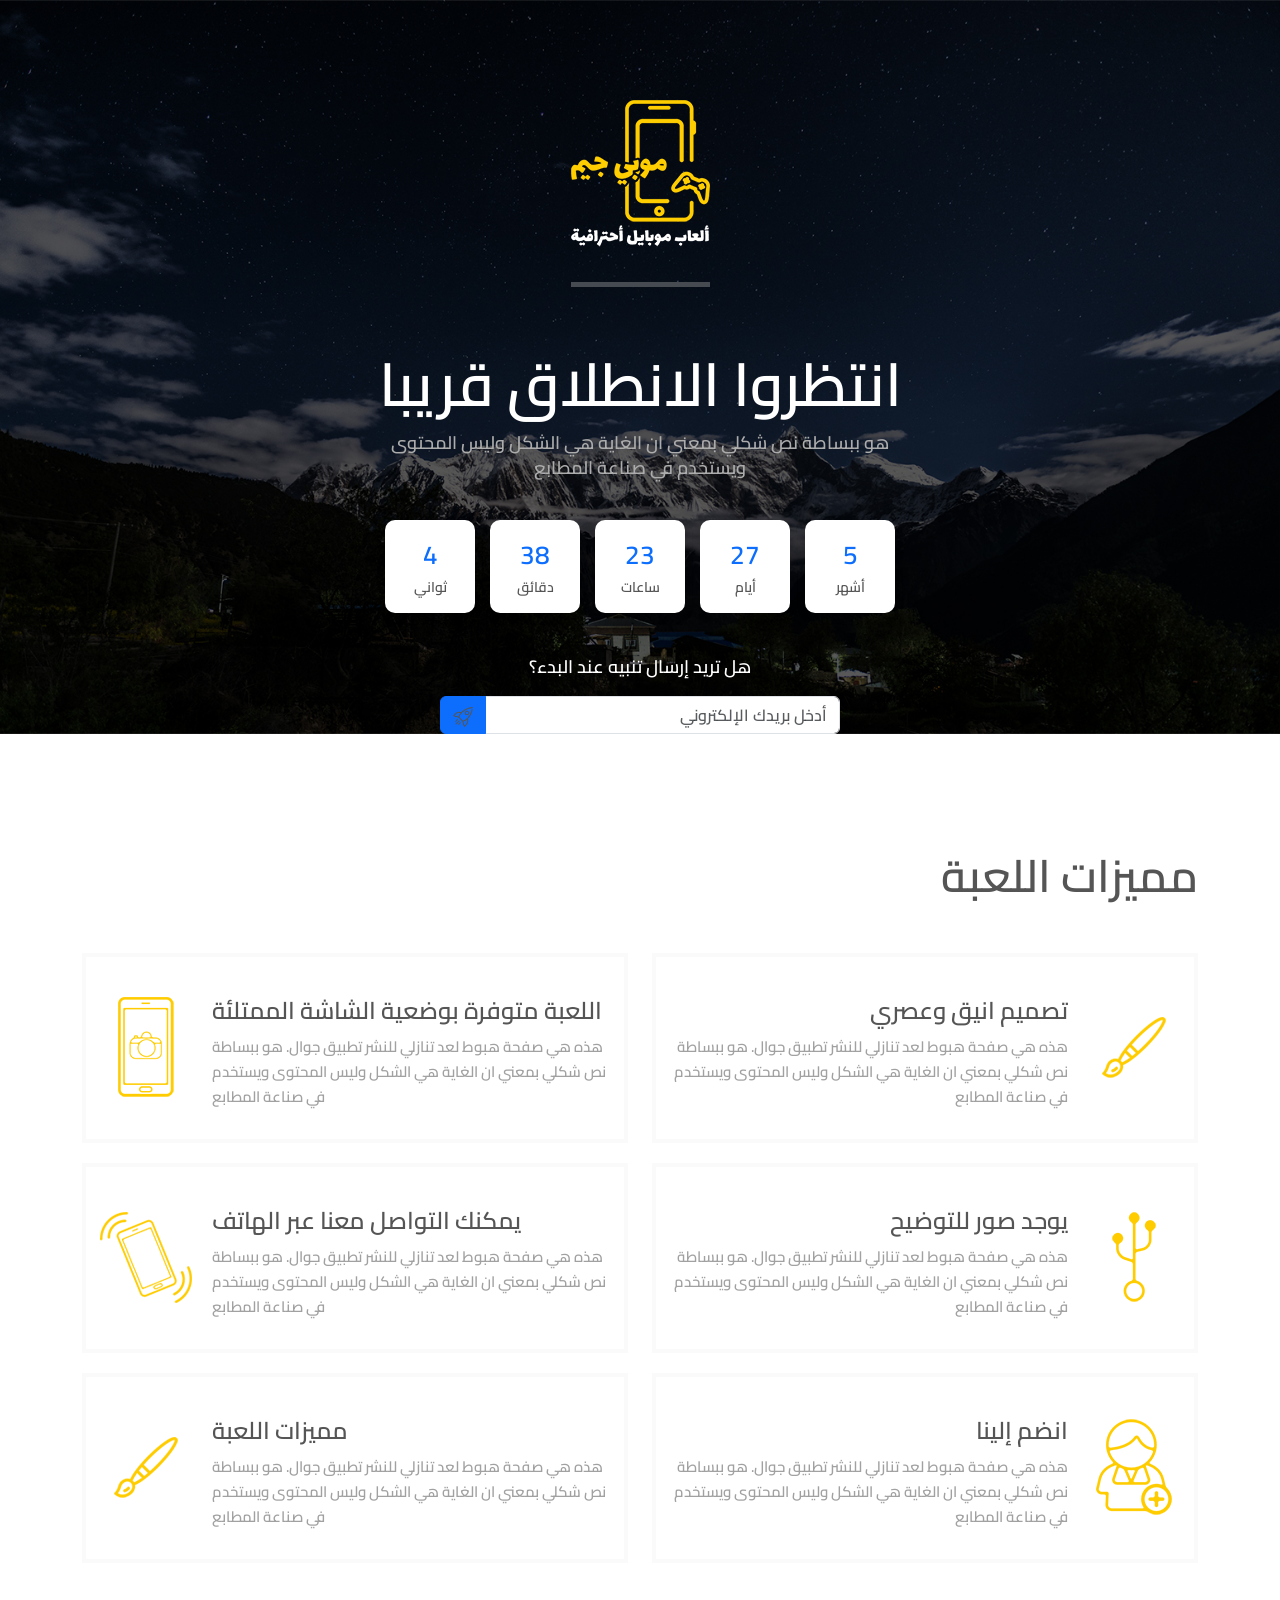
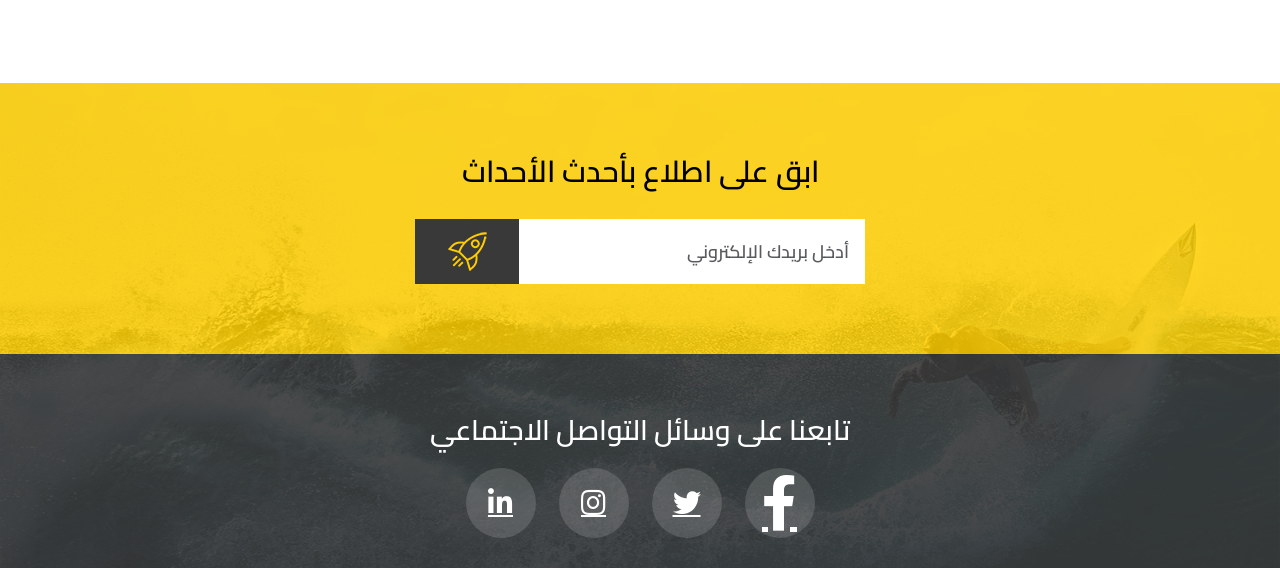
<file: comming soon/indwx.html>
<!DOCTYPE html>
<html lang="ar">
<head>
    <meta charset="UTF-8">
    <meta name="viewport" content="width=device-width, initial-scale=1.0">
    <meta name="description" content="هذه هي صفحة هبوط لعد تنازلي للنشر تطبيق جوال">
    <link rel="stylesheet" href="asset/bootstrap/css/bootstrap.rtl.min.css">
    <link rel="stylesheet" href="asset/fontawsome/CSS/all.min.css">
    <link rel="stylesheet" href="css/style.css">
    <title>الانطلاق قريبا</title>
</head>

<body>
    <header class="text-center">
      <div class="brand">
        <div class="logo">
            <img src="images/logo1.png" alt="logo">
            <div class="slogo">
                <img src="images/logo2.png" alt="slogo">

            </div>
        </div>
      </div>
      <div class="heading-page">
        <h1>انتظروا الانطلاق قريبا</h1>
        <p>هو ببساطة نص شكلي بمعني ان الغاية هي الشكل وليس المحتوى ويستخدم في صناعة المطابع </p>
      </div>
      <!-- <div class="count-down">
        <div class="counter">
            <span class="count-amount" id="months"></span>
            <span class="count-period">أشهر</span>

       
      </div>
      <div class="counter">
           <span class="count-amount" id="days"></span>
           <span class="count-period">أيام</span>
      </div>
      <div class="counter">
           <span class="count-amount" id="hours"></span>
           <span class="count-period">ساعات</span>

      </div>
      <div class="counter">
           <span class="count-amount" id="minutes"></span>
           <span class="count-period">دقائق</span>

      </div>
      <div class="counter">
           <span class="count-amount" id="seconds"></span>
           <span class="count-period">ثواني</span>

    

      </div>
      <div class="send-notification">
        <p>هل تريد ارسال تنبيه عند البدء؟</p>

        <form class="needs-validation" novalidate>

          <div class="input-group">
            <input type="email" class="form-control" placeholder="ادخل بريدك الالكتروني" required>
            <button type="submit" class="btn"><img src="images/send1.png" alt=""></button>
             <div class="invalid-feedback">
              يرجى إدخال بريد إلكتروني صالح.
             </div>

            
          </div>
             -->
          <!-- Countdown Section -->
<div class="count-down text-center">
  <div class="countdown-wrapper d-flex justify-content-center flex-wrap">

    <div class="counter">
      <span class="count-amount" id="months"></span>
      <span class="count-period">أشهر</span>
    </div>

    <div class="counter">
      <span class="count-amount" id="days"></span>
      <span class="count-period">أيام</span>
    </div>

    <div class="counter">
      <span class="count-amount" id="hours"></span>
      <span class="count-period">ساعات</span>
    </div>

    <div class="counter">
      <span class="count-amount" id="minutes"></span>
      <span class="count-period">دقائق</span>
    </div>

    <div class="counter">
      <span class="count-amount" id="seconds"></span>
      <span class="count-period">ثواني</span>
    </div>

  </div>
</div>

<!-- Notification Section -->
<div class="send-notification text-center">
  <p class="mb-3">هل تريد إرسال تنبيه عند البدء؟</p>

  <form class="needs-validation" novalidate>
  <div class="notification-input mx-auto">
    <div class="input-group has-validation">
      
      <input 
        type="email" 
        class="form-control" 
        placeholder="أدخل بريدك الإلكتروني" 
        required
      >
      
      <button type="submit" class="btn btn-primary">
        <img src="images/send1.png" alt="إرسال" width="20">
      </button>

      <div class="invalid-feedback">
        يرجى إدخال بريد إلكتروني صالح.
      </div>

    </div>
  </div>
</form>
        
    

      </div>
    </header>
    <main>
      <section class="features">
        <div class="container">
          <h2>مميزات اللعبة</h2>
          <div class="row">
            <div class="col-md-6">
              <div class="d-flex">
                <div class="flex-shrink-0">
                  <img src="images/prush.png" alt="pruch icon">
                </div>
                <div class="flex-grow-1 ms-3">
                  <h4>تصميم انيق وعصري</h4>
                  <p>هذه هي صفحة هبوط لعد تنازلي للنشر تطبيق جوال. هو ببساطة نص شكلي بمعني ان الغاية هي الشكل وليس المحتوى
                    ويستخدم في صناعة المطابع </p>
                </div>
              </div>
            
            </div>
            <div class="col-md-6">
              <div class="d-flex">
                <div class="flex-shrink-0">
                  <img src="images/photo.png" alt="photo icon">
                </div>
                <div class="flex-grow-1 me-3">
                  <h4>اللعبة متوفرة بوضعية الشاشة الممتلئة</h4>
                  <p>هذه هي صفحة هبوط لعد تنازلي للنشر تطبيق جوال. هو ببساطة نص شكلي بمعني ان الغاية هي الشكل وليس المحتوى
                    ويستخدم في صناعة المطابع </p>
                </div>
              </div>
            
            
            
            </div>
            <div class="col-md-6">
              <div class="d-flex">
                <div class="flex-shrink-0">
                  <img src="images/fork.png" alt="fork icon">
                </div>
                <div class="flex-grow-1 ms-3">
                  <h4>يوجد صور للتوضيح</h4>
                  <p>هذه هي صفحة هبوط لعد تنازلي للنشر تطبيق جوال. هو ببساطة نص شكلي بمعني ان الغاية هي الشكل وليس المحتوى
                    ويستخدم في صناعة المطابع </p>
                </div>
              </div>
            
            
            
            </div>
            <div class="col-md-6">
              <div class="d-flex">
                <div class="flex-shrink-0">
                  <img src="images/phone.png" alt="phone icon">
                </div>
                <div class="flex-grow-1 me-3">
                  <h4>يمكنك التواصل معنا عبر الهاتف</h4>
                  <p>هذه هي صفحة هبوط لعد تنازلي للنشر تطبيق جوال. هو ببساطة نص شكلي بمعني ان الغاية هي الشكل وليس المحتوى
                    ويستخدم في صناعة المطابع </p>
                </div>
              </div>
            
            
            
            </div>
            <div class="col-md-6">
              <div class="d-flex">
                <div class="flex-shrink-0">
                  <img src="images/person-plus.png" alt="person-plus icon">
                </div>
                <div class="flex-grow-1 ms-3">
                  <h4>انضم إلينا</h4>
                  <p>هذه هي صفحة هبوط لعد تنازلي للنشر تطبيق جوال. هو ببساطة نص شكلي بمعني ان الغاية هي الشكل وليس المحتوى
                    ويستخدم في صناعة المطابع </p>
                </div>
              </div>
            
            
            
            </div>
            <div class="col-md-6">
              <div class="d-flex">
                <div class="flex-shrink-0">
                  <img src="images/prush.png" alt="pruch icon">
                </div>
                <div class="flex-grow-1 me-3">
                  <h4>مميزات اللعبة</h4>
                  <p>هذه هي صفحة هبوط لعد تنازلي للنشر تطبيق جوال. هو ببساطة نص شكلي بمعني ان الغاية هي الشكل وليس المحتوى
                    ويستخدم في صناعة المطابع </p>
                </div>
              </div>
            
            
            
            </div>
            
            </div>
            
            </div>
            
            </div>

      </section>

    
    </main>
    <footer>
      <div class="footer-notification">
        <h3>ابق على اطلاع بأحدث الأحداث</h3>
        <form class="needs-validation" novalidate>
          <div class="input-group">
            <input type="email" class="form-control" placeholder="أدخل بريدك الإلكتروني" required>
            <button type="submit"><img src="images/send2.png" alt="send icon"></button>
            <div class="invalid-feedback">
              يرجى إدخال بريد إلكتروني صالح.
            </div>

          </div>
        </form>


      </div>
      <!-- <div class="social-media text-center">
    <h3>تابعنا على وسائل التواصل الاجتماعي</h3>
    <ul class="list-inline">
      <li class="list-inline-item">
        <a href="#"><i class="fab fa-facebook-f fa-2x"></i></a>
      </li>
      <li class="list-inline-item">
        <a href="#">
          <i class="fab fa-twitter"></i></a>
      </li>
      <li class="list-inline-item">
        <a href="#">
          <i class="fab fa-instagram"></i></a>
      </li>
      <li class="list-inline-item">
        <a href="#">
          <i class="fab fa-linkedin-in"></i></a>
      </li >
       
    </ul>
</div> -->
 <div class="social-media text-center">
    <h3>تابعنا على وسائل التواصل الاجتماعي</h3>
    <ul class="list-inline">
      <li class="list-inline-item">
        <a href="#"><i class="fab fa-facebook-f fa-2x"></i></a>
      </li>
      <li class="list-inline-item">
        <a href="#">
          <i class="fab fa-twitter"></i></a>
      </li>
      <li class="list-inline-item">
        <a href="#">
          <i class="fab fa-instagram"></i></a>
      </li>
      <li class="list-inline-item">
        <a href="#">
          <i class="fab fa-linkedin-in"></i></a>
      </li >
       
    </ul>
</div>

    </footer>
    <script src="asset/bootstrap/js/bootstrap.min.js"></script>
    <script src="js/index.js"></script>
</body>
</html>
</file>
<file: comming soon/css/style.css>
*{
    padding: 0;
    margin: 0;
}

@font-face {
    font-family: ar-font;
    src: url(../font/Cairo-SemiBold.ttf);
}

body{
    font-family: ar-font;
    direction: rtl;
}

header {
    background-image: url(../images/header.jpg);
    background-size: cover;
    background-position: center center;
}
header .brand{
    margin: 100px auto 60px;
    display: inline-block;
    padding-bottom: 35px;
    border-bottom: 5px solid #464b52 
}

header .heading-page h1 {
    font-size: 60px;
    font-weight: bold;
    line-height: 75px;
    color: #fff;
}


header .heading-page p {
    font-size: 18px;
    line-height: 25px;
    color: #acacac;
    width: 40%;
    margin: auto;
}
/* header .count-down {
    width: 60%;
    margin: 90px;
}

header .counter {
    display: inline-block;
    margin: 0 15px
}

header .count-amount {
    font-size: 60px;
    display: block;
    font-weight: bold;
    color: #ffce00;
}

header .count-period {
    font-size: 30px;
    display: block;
    font-weight: bold;
    color: #fff;
}

header .send-notification p {
    font-size: 18px;
   color: #fff;
   transform: translateY(120%);
}

header .input-group {
    width: 30%;
    margin: auto;
    transform: translateY(30%);
}

header .send-notification button {
    background-color: #ffce00;
    padding: 13px 33px;
    border-radius: 0;
}

header .send-notification .input-group input {
    
    border-radius: 0;
    border: 2px solid #e6e6e6;
    color: #e6e6e6;
    font-size: 18px;
    text-align: right;
}

invalid-feedback{
    margin-bottom: -30px;
} */

/* توسيط العد التنازلي */
.count-down {
    margin: 40px 0;
}

.countdown-wrapper {
    gap: 15px;
}

/* تصميم صناديق العداد */
.counter {
    background: #ffffff;
    padding: 15px 20px;
    border-radius: 10px;
    min-width: 90px;
    text-align: center;
    box-shadow: 0 4px 10px rgba(0, 0, 0, 0.1);
}

.count-amount {
    display: block;
    font-size: 26px;
    font-weight: bold;
    color: #0d6efd;
}

.count-period {
    font-size: 14px;
    color: #555;
}

/* توسيط نموذج البريد الإلكتروني */

.send-notification {
    margin-top: 30px;
    color: #ffffff;
    font-size: 18px;
    font-weight: bold;
    margin-bottom: 15px;
}


.notification-input {
    max-width: 400px;
    margin: 0 auto;
   
}

.notification-input .form-control {
    text-align: right;
}
.notification-input img {
    width: 20px;
}

/* تحسين العرض على الشاشات الصغيرة */
@media (max-width: 576px) {
    .counter {
        min-width: 70px;
        padding: 10px;
    }

    .count-amount {
        font-size: 20px;
    }
}

section.features {
    padding: 100px 0;
}

section.features h2 {
    font-size: 45px;
    color: #555;
    margin-bottom: 50px;

}
section.features .row .d-flex {
    border: 4px solid #fafafa;
    padding: 40px 10px;
    margin-bottom: 20px;
    max-height: 190px;
}

section.features .row .d-flex h4 {
    font-size: 24px;
    color: #555;
}
section.features .row .d-flex p {
    font-size: 15px;
    line-height: 25px;
    color: #a1a1a1;
}
section.features .row .col-md-6:nth-child(even) {
    direction: ltr;
}

/* 
footer {
    background-image: url(../images/footer-bg.jpg);
    background-size: cover;
    background-position: center;
    text-align: center;
}
 footer .footer-notification {
    background-color: rgba(255, 206, 0, 0.7);
    padding: 70px 0;

 }
 footer .footer-notification h3 {
    font-size: 30px;
    margin-bottom: 30px;
 }
 footer .input-group {
    width: 30%;
    margin: auto;
 }
 footer .input-group input {
    border-radius: 0;
    font-size: 18px;
    color: #c7c7c7;
    border-color: #fff;
    text-align: right;
 }
 footer .input-group button {
    background-color: #393939;
    padding: 13px 33px;
    border-radius: 0;
    color: #ffce00;
    font-weight: bold;
 }
    footer .social-media {
        background-color: rgba(57, 57, 57, 0.9);
        padding: 100px 0 30px;
    }
    footer .social-media h3 {
        font-size: 30px;
        color: #fff;
        margin-bottom: 30px;
    }
    footer .social-media .list-inline {
        width: 70px;
        height: 70px;
        line-height: 70px;
        font-size: 24px;
        background-color: rgba(255, 255, 255, 0.14);
        color: #fff;
        display: block;
    }
    

/* Footer */
footer {
    background-image: url(../images/footer-bg.jpg);
    background-size: cover;
    background-position: center;
    text-align: center;
    color: #fff;
}

/* قسم التنبيه أو النشرة البريدية */
footer .footer-notification {
    background-color: rgba(255, 206, 0, 0.85);
    padding: 70px 20px;
}

footer .footer-notification h3 {
    font-size: 30px;
    margin-bottom: 30px;
    color: #000;
}

footer .footer-notification .input-group {
    max-width: 450px;
    margin: auto;
}

footer .footer-notification input {
    border-radius: 0;
    font-size: 18px;
    color: #333;
    border: 1px solid #fff;
    text-align: right;
    padding: 10px 15px;
}

footer .footer-notification button {
    background-color: #393939;
    padding: 13px 33px;
    border-radius: 0;
    color: #ffce00;
    font-weight: bold;
    border: none;
    cursor: pointer;
    transition: 0.3s;
}

footer .footer-notification button:hover {
    background-color: #555;
}

/* قسم وسائل التواصل الاجتماعي */
footer .social-media {
    background-color: rgba(57, 57, 57, 0.9);
    padding: 60px 20px 30px;
}

footer .social-media h3 {
    font-size: 28px;
    margin-bottom: 20px;
}

footer .social-media ul.list-inline {
    padding: 0;
    margin: 0 auto;
    display: flex;
    justify-content: center;
    gap: 15px;
}

footer .social-media ul.list-inline li a {
    display: flex;
    align-items: center;
    justify-content: center;
    width: 70px;
    height: 70px;
    background-color: rgba(255, 255, 255, 0.14);
    border-radius: 50%;
    color: #fff;
    font-size: 28px;
    transition: 0.3s;
}

footer .social-media ul.list-inline li a:hover {
    background-color: #ffce00;
    color: #000;
    transform: scale(1.1);
}
</file>
